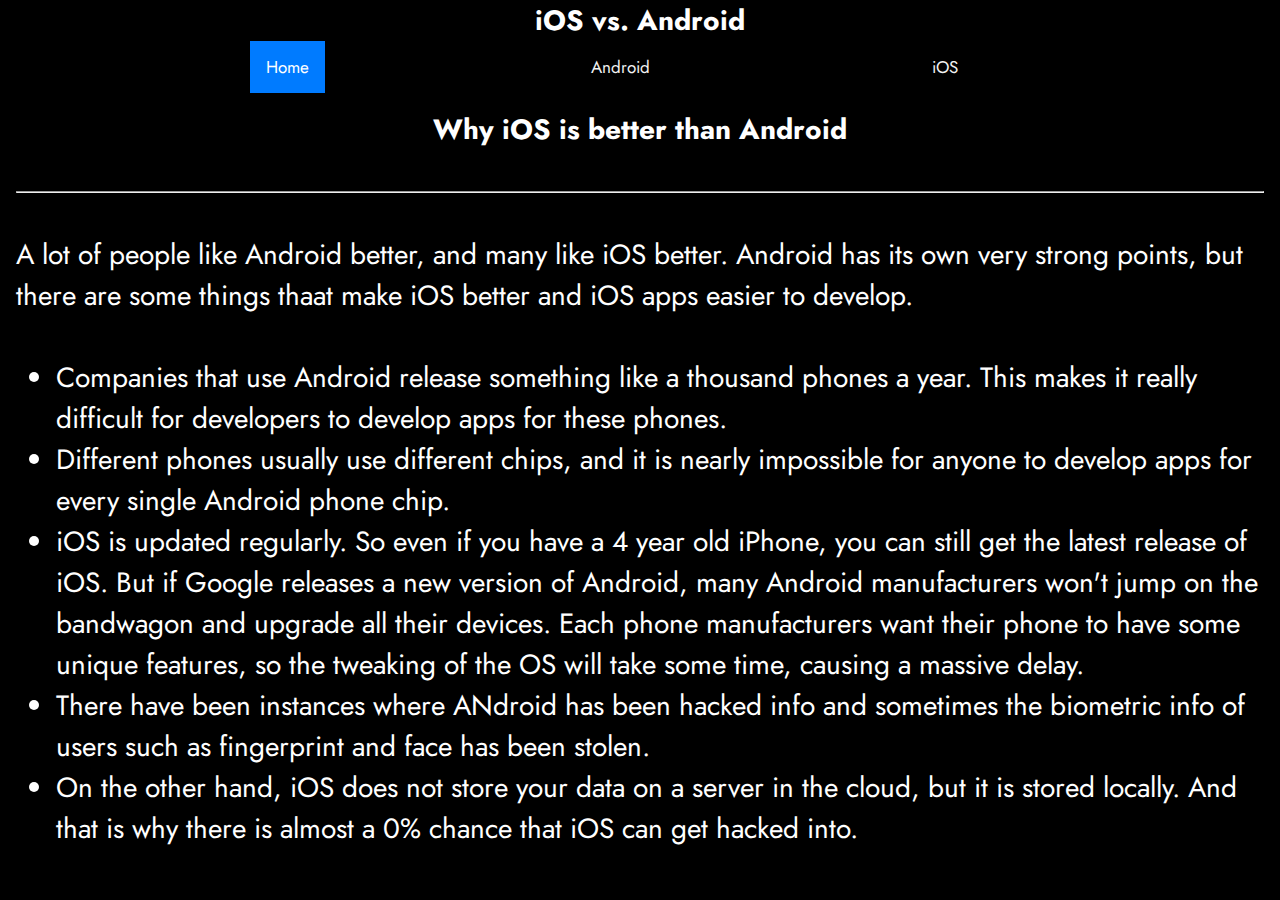
<file: index.html>
<!DOCTYPE html>
<html lang="en">
  <head>
    <meta charset="UTF-8" />
    <meta name="viewport" content="width=device-width, initial-scale=1.0" />
    <title>Document</title>
    <script src="./app.js" defer></script>
    <link rel="stylesheet" href="style.css" />
    <link rel="preconnect" href="https://fonts.gstatic.com" />
    <link
      href="https://fonts.googleapis.com/css2?family=Jost:wght@200&display=swap"
      rel="stylesheet"
    />
  </head>
  <body>
    <div class="header">
      <h2>iOS vs. Android</h2>
    </div>

    <div id="navbar">
        <a class="active" href="./index.html">Home</a>
        <a href="./android.html">Android</a>
        <a href="./iOS.html">iOS</a>
      </div>

    <div class="content">
      <h1>Why iOS is better than Android</h1><br>
      <hr><br>
      <p>
        A lot of people like Android better, and many like iOS better. Android
        has its own very strong points, but there are some things thaat make iOS
        better and iOS apps easier to develop.
      </p>
      <br />
      <ul>
        <li>
          Companies that use Android release something like a thousand phones a
          year. This makes it really difficult for developers to develop apps
          for these phones.
        </li>
        <li>
          Different phones usually use different chips, and it is nearly
          impossible for anyone to develop apps for every single Android phone
          chip.
        </li>
        <li>
          iOS is updated regularly. So even if you have a 4 year old iPhone, you
          can still get the latest release of iOS. But if Google releases a new
          version of Android, many Android manufacturers won't jump on the
          bandwagon and upgrade all their devices. Each phone manufacturers want
          their phone to have some unique features, so the tweaking of the OS
          will take some time, causing a massive delay.
        </li>
        <li>
          There have been instances where ANdroid has been hacked info and
          sometimes the biometric info of users such as fingerprint and face has
          been stolen.
        </li>
        <li>
          On the other hand, iOS does not store your data on a server in the
          cloud, but it is stored locally. And that is why there is almost a 0%
          chance that iOS can get hacked into.
        </li>
      </ul>
    </div>
  </body>
</html>
</file>
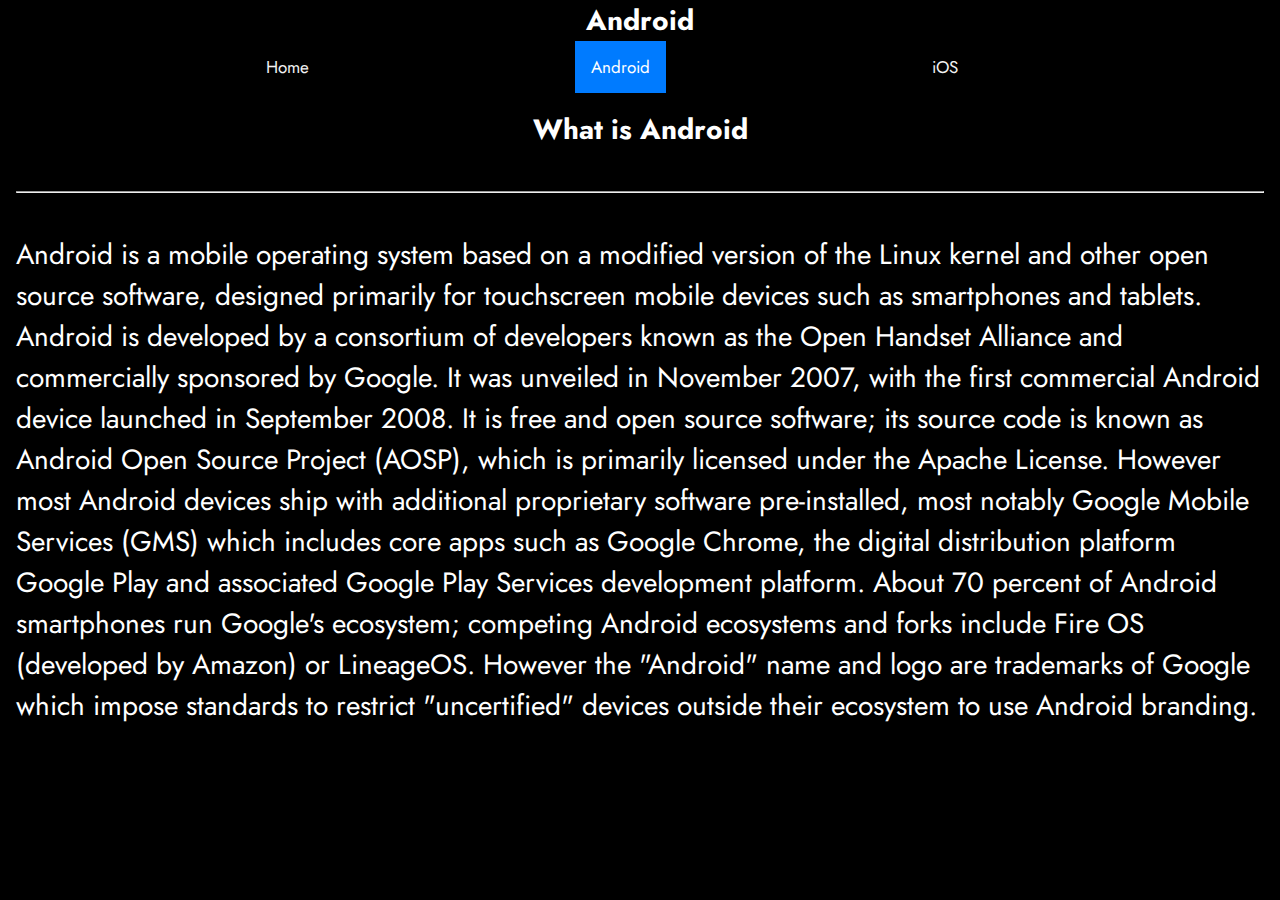
<file: android.html>
<!DOCTYPE html>
<html lang="en">
  <head>
    <meta charset="UTF-8" />
    <meta name="viewport" content="width=device-width, initial-scale=1.0" />
    <title>Document</title>
    <script src="./app.js" defer></script>
    <link rel="stylesheet" href="style.css" />
    <link rel="preconnect" href="https://fonts.gstatic.com" />
    <link
      href="https://fonts.googleapis.com/css2?family=Jost:wght@200&display=swap"
      rel="stylesheet"
    />
  </head>
  <body>
    <div class="header">
      <h2>Android</h2>
    </div>

    <div id="navbar">
        <a href="./index.html">Home</a>
        <a class="active" href="./android.html">Android</a>
        <a href="./iOS.html">iOS</a>
      </div>

    <div class="content">
      <h1>What is Android</h1><br>
      <hr><br>
      Android is a mobile operating system based on a modified version of the Linux kernel and other open source software, designed primarily for touchscreen mobile devices such as smartphones and tablets. Android is developed by a consortium of developers known as the Open Handset Alliance and commercially sponsored by Google. It was unveiled in November 2007, with the first commercial Android device launched in September 2008.

      It is free and open source software; its source code is known as Android Open Source Project (AOSP), which is primarily licensed under the Apache License. However most Android devices ship with additional proprietary software pre-installed, most notably Google Mobile Services (GMS) which includes core apps such as Google Chrome, the digital distribution platform Google Play and associated Google Play Services development platform. About 70 percent of Android smartphones run Google's ecosystem; competing Android ecosystems and forks include Fire OS (developed by Amazon) or LineageOS. However the "Android" name and logo are trademarks of Google which impose standards to restrict "uncertified" devices outside their ecosystem to use Android branding.
    </div>
  </body>
</html>
</file>
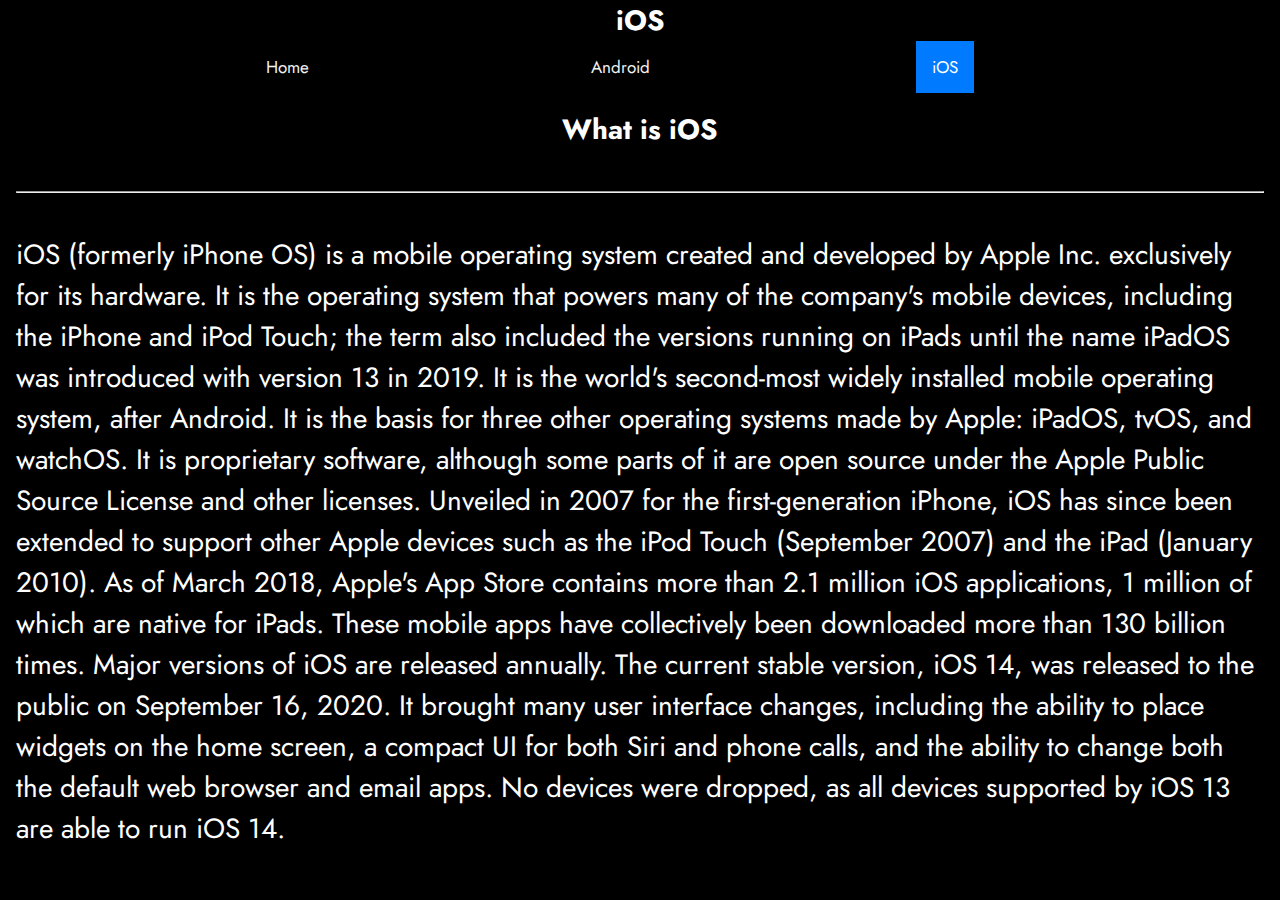
<file: iOS.html>
<!DOCTYPE html>
<html lang="en">
  <head>
    <meta charset="UTF-8" />
    <meta name="viewport" content="width=device-width, initial-scale=1.0" />
    <title>Document</title>
    <script src="./app.js" defer></script>
    <link rel="stylesheet" href="style.css" />
    <link rel="preconnect" href="https://fonts.gstatic.com" />
    <link
      href="https://fonts.googleapis.com/css2?family=Jost:wght@200&display=swap"
      rel="stylesheet"
    />
  </head>
  <body>
    <div class="header">
      <h2>iOS</h2>
    </div>

    <div id="navbar">
      <a href="./index.html">Home</a>
      <a href="./android.html">Android</a>
      <a class="active" href="./iOS.html">iOS</a>
    </div>

    <div class="content">
      <h1>What is iOS</h1><br>
      <hr><br>
      iOS (formerly iPhone OS) is a mobile operating system created and developed by Apple Inc. exclusively for its hardware. It is the operating system that powers many of the company's mobile devices, including the iPhone and iPod Touch; the term also included the versions running on iPads until the name iPadOS was introduced with version 13 in 2019. It is the world's second-most widely installed mobile operating system, after Android. It is the basis for three other operating systems made by Apple: iPadOS, tvOS, and watchOS. It is proprietary software, although some parts of it are open source under the Apple Public Source License and other licenses.

      Unveiled in 2007 for the first-generation iPhone, iOS has since been extended to support other Apple devices such as the iPod Touch (September 2007) and the iPad (January 2010). As of March 2018, Apple's App Store contains more than 2.1 million iOS applications, 1 million of which are native for iPads. These mobile apps have collectively been downloaded more than 130 billion times.
      
      Major versions of iOS are released annually. The current stable version, iOS 14, was released to the public on September 16, 2020. It brought many user interface changes, including the ability to place widgets on the home screen, a compact UI for both Siri and phone calls, and the ability to change both the default web browser and email apps. No devices were dropped, as all devices supported by iOS 13 are able to run iOS 14.
    </div>
  </body>
</html>
</file>
<file: style.css>
* {
  margin: 0;
  font-size: 28px;
  font-family: "Jost", sans-serif;
  background-color: #000;
  color: #fff;
}

.header {
  text-align: center;
}

h1 {
    text-align: center;
}

#navbar {
  overflow: hidden;
  background-color: #000;
}

#navbar a {
  float: left;
  display: block;
  color: #f2f2f2;
  text-align: center;
  padding: 14px 16px;
  text-decoration: none;
  font-size: 17px;
  margin-left: 250px;
}

#navbar a:hover {
  background-color: #1e90ff;
  color: #fff;
}

#navbar a.active {
  background-color: #007bff;
  color: white;
}

.content {
  padding: 16px;
}

.sticky {
  position: fixed;
  top: 0;
  width: 100%;
}

.sticky + .content {
  padding-top: 60px;
}

/* width */
::-webkit-scrollbar {
    width: 10px;
  }
  
  /* Track */
  ::-webkit-scrollbar-track {
    border-radius: 10px;
  }
   
  /* Handle */
  ::-webkit-scrollbar-thumb {
    background: grey; 
    border-radius: 10px;
  }
  
  /* Handle on hover */
  ::-webkit-scrollbar-thumb:hover {
    background: lightgrey; 
  }
</file>
